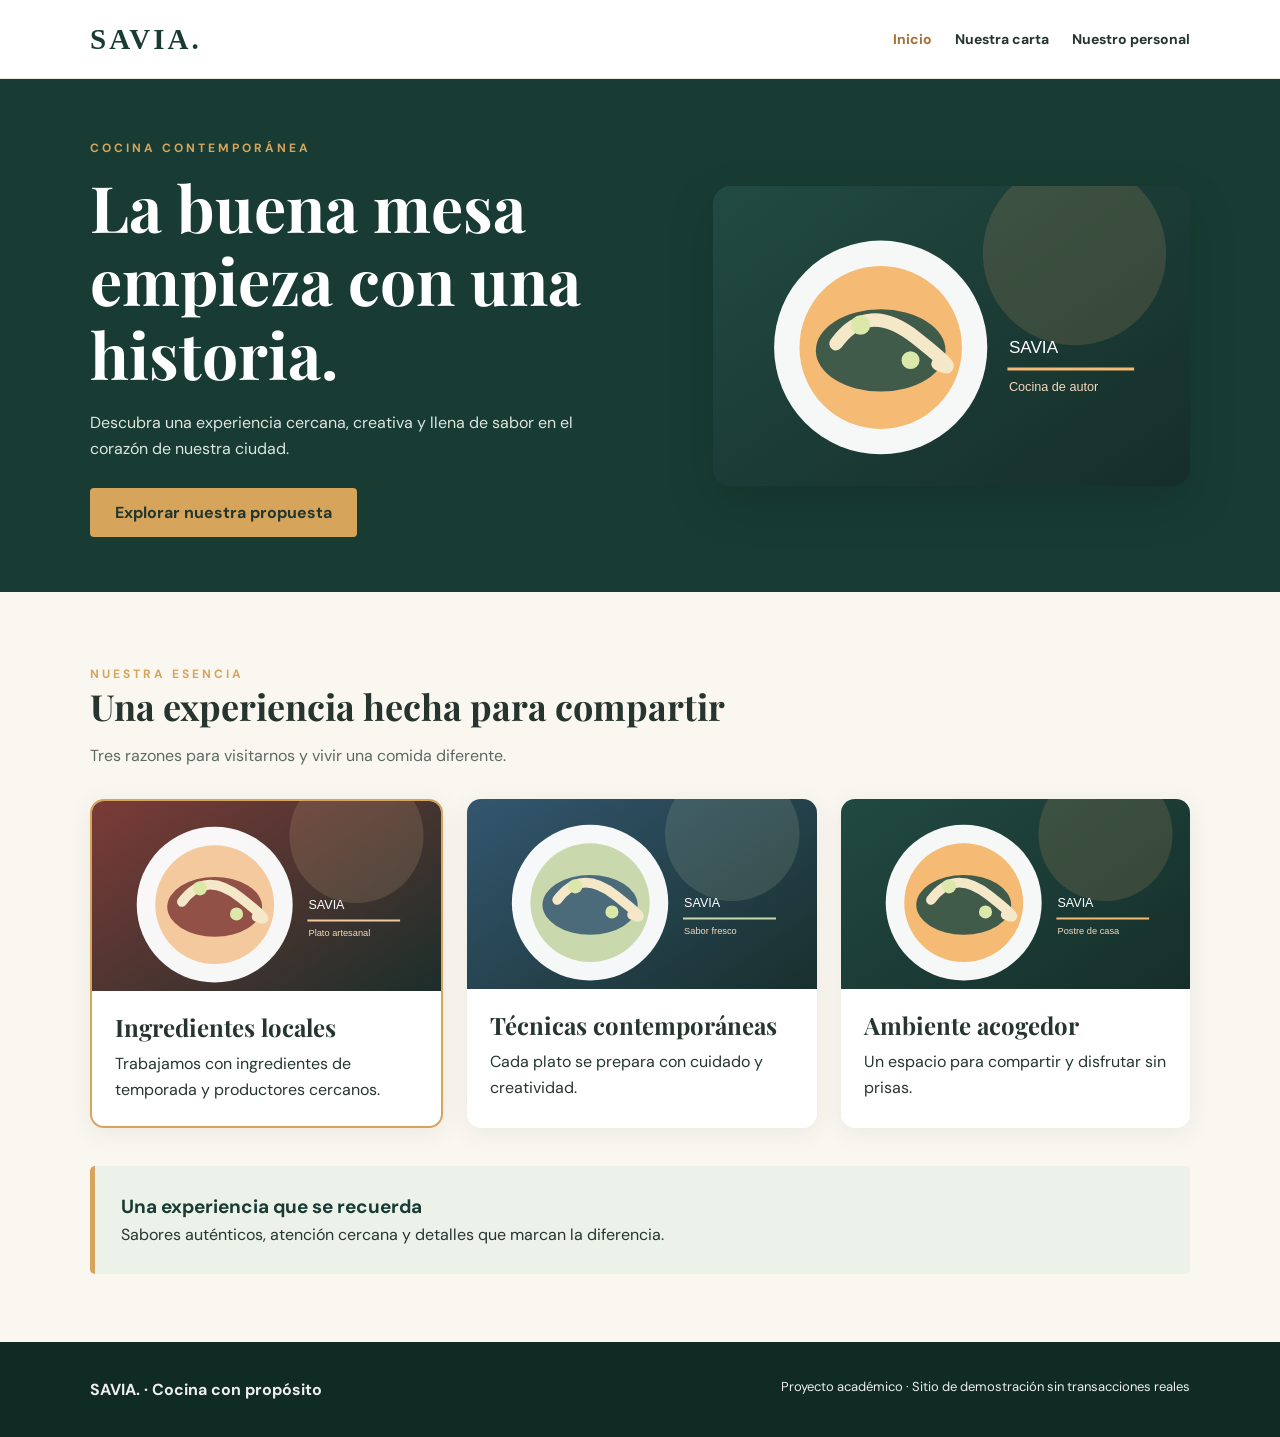
<file: index.html>
<!doctype html>
<html lang="es">
  <head>
    <meta charset="utf-8" />
    <meta content="width=device-width, initial-scale=1.0" name="viewport" />
    <title>SAVIA | Inicio</title>
    <link href="css/styles.css" rel="stylesheet" />
  </head>
  <body>
    <header class="site-header">
      <div class="container nav-inner">
        <a class="logo" href="index.html"> SAVIA. </a>
        <nav aria-label="Navegaci&oacute;n principal" class="nav-links">
          <a aria-current="page" href="index.html"> Inicio </a>
          <a class="nav-contact" href="pages/menu.html"> Nuestra carta </a>
          <a class="nav-contact" href="pages/equipo.html"> Nuestro personal </a>
        </nav>
      </div>
    </header>

    <main>
      <section class="hero">
        <div class="container hero-grid">
          <div>
            <span class="eyebrow"> Cocina contempor&aacute;nea </span>
            <h1>La buena mesa empieza con una historia.</h1>
            <p>
              Descubra una experiencia cercana, creativa y llena de sabor en el
              coraz&oacute;n de nuestra ciudad.
            </p>
            <a class="btn" href="pages/menu.html" id="hero-action">
              Explorar nuestra propuesta
            </a>
          </div>
          <img
            alt="Ilustraci&oacute;n de gastronom&iacute;a Savia"
            src="images/hero.svg"
          />
        </div>
      </section>
      <section class="section container">
        <div class="section-heading">
          <span class="eyebrow"> Nuestra esencia </span>
          <h2>Una experiencia hecha para compartir</h2>
          <p class="muted">
            Tres razones para visitarnos y vivir una comida diferente.
          </p>
        </div>
        <div class="feature-layout">
          <article class="tile card-highlight">
            <img
              alt="Presentaci&oacute;n gastron&oacute;mica 1"
              src="images/plato-1.svg"
            />
            <div class="tile-copy">
              <h3>Ingredientes locales</h3>
              <p>
                Trabajamos con ingredientes de temporada y productores cercanos.
              </p>
            </div>
          </article>
          <article class="tile">
            <img
              alt="Presentaci&oacute;n gastron&oacute;mica 2"
              src="images/plato-2.svg"
            />
            <div class="tile-copy">
              <h3>T&eacute;cnicas contempor&aacute;neas</h3>
              <p>Cada plato se prepara con cuidado y creatividad.</p>
            </div>
          </article>
          <article class="tile">
            <img
              alt="Presentaci&oacute;n gastron&oacute;mica 3"
              src="images/plato-3.svg"
            />
            <div class="tile-copy">
              <h3>Ambiente acogedor</h3>
              <p>Un espacio para compartir y disfrutar sin prisas.</p>
            </div>
          </article>
        </div>
        <div class="statement">
          <p class="statement-title" id="statement-title">
            Una experiencia que se recuerda
          </p>
          <p>
            Sabores aut&eacute;nticos, atenci&oacute;n cercana y detalles que
            marcan la diferencia.
          </p>
        </div>
      </section>
    </main>
    <footer class="site-footer">
      <div class="container footer-inner">
        <strong> SAVIA. &middot; Cocina con prop&oacute;sito </strong>
        <p>
          Proyecto acad&eacute;mico &middot; Sitio de demostraci&oacute;n sin
          transacciones reales
        </p>
      </div>
    </footer>
  </body>
</html>
</file>
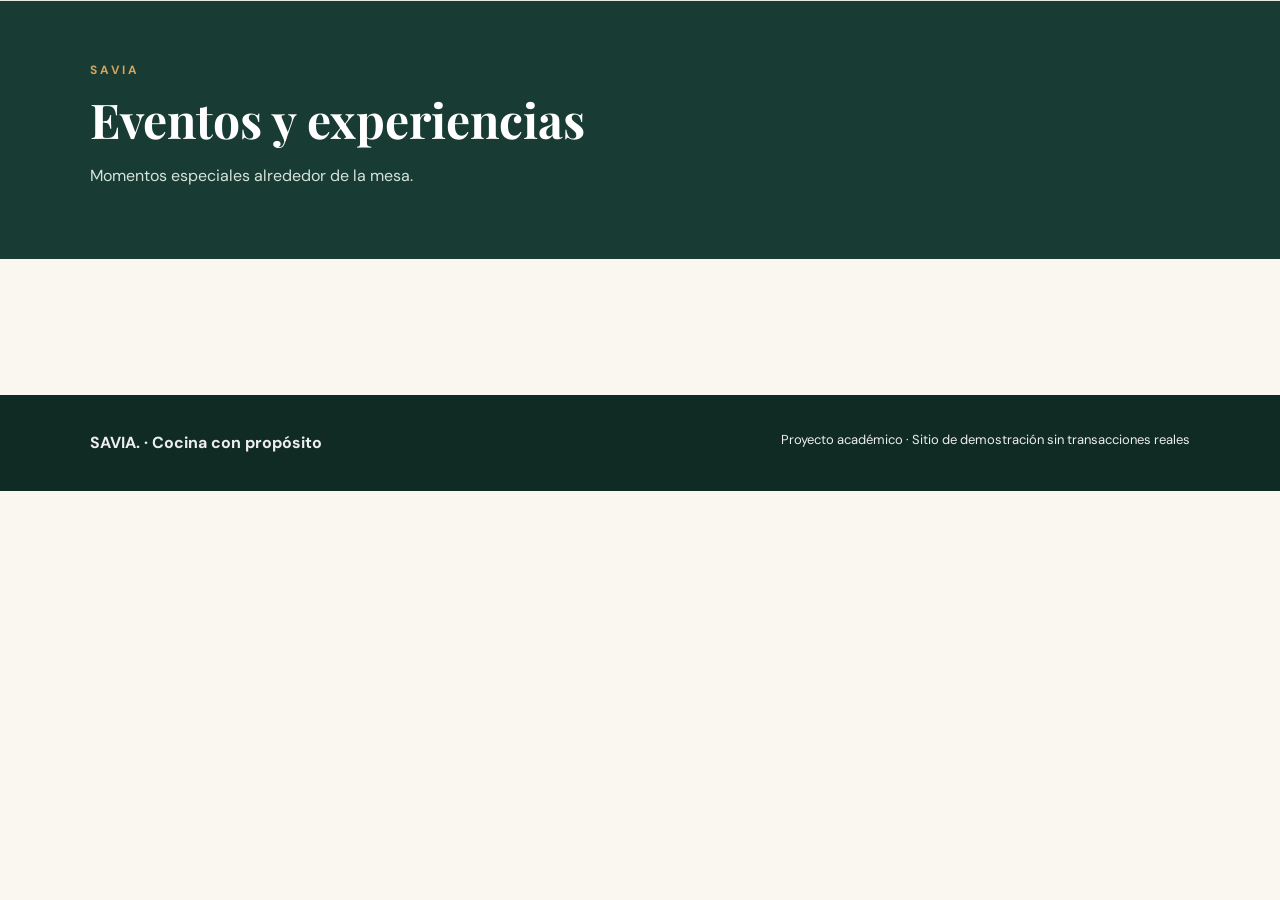
<file: pages/eventos.html>
<!doctype html>
<html lang="es">
  <head>
    <meta charset="utf-8" />
    <meta content="width=device-width, initial-scale=1.0" name="viewport" />
    <title>SAVIA | Eventos y experiencias</title>
    <link href="../css/styles.css" rel="stylesheet" />
  </head>
  <body>
    <header class="site-header">
      <!-- Espacio de trabajo: está pendiente de implementación. -->
    </header>

    <section class="page-hero">
      <div class="container">
        <span class="eyebrow"> SAVIA </span>
        <h1>Eventos y experiencias</h1>
        <p>Momentos especiales alrededor de la mesa.</p>
      </div>
    </section>
    <main class="section container">
      <!-- Espacio de trabajo: esta página está pendiente de implementación. -->
    </main>
    <footer class="site-footer">
      <div class="container footer-inner">
        <strong> SAVIA. &middot; Cocina con prop&oacute;sito </strong>
        <p>
          Proyecto acad&eacute;mico &middot; Sitio de demostraci&oacute;n sin
          transacciones reales
        </p>
      </div>
    </footer>
  </body>
</html>
</file>
<file: css/styles.css>
@import url("https://fonts.googleapis.com/css2?family=DM+Sans:wght@400;500;600;700&family=Playfair+Display:wght@600;700&display=swap");
:root {
  --forest: #183c33;
  --cream: #faf7f0;
  --gold: #d7a45b;
  --ink: #27352f;
  --mute: #5f6963;
}
* {
  box-sizing: border-box;
}
body {
  margin: 0;
  background: var(--cream);
  color: var(--ink);
  font-family: "DM Sans", Arial, sans-serif;
  line-height: 1.6;
}
h1,
h2,
h3 {
  font-family: "Playfair Display", Georgia, serif;
  line-height: 1.15;
}
a {
  color: inherit;
  text-decoration: none;
}
.html {
  scroll-behavior: smooth;
}
img {
  display: block;
  max-width: 100%;
}
.container {
  width: min(1100px, calc(100% - 40px));
  margin-inline: auto;
}
.site-header {
  background: #fff;
  border-bottom: 1px solid #e8e7df;
}
.nav-inner{
  display: flex;
  align-items: center;
  justify-content: space-between;
  gap: 24px;
  min-height: 78px;
}
.logo {
  font-family: Georgia, serif;
  font-size: 29px;
  font-weight: bold;
  letter-spacing: 3px;
  color: var(--forest);
}
.nav-links {
  display: flex;
  align-items: center;
  gap: 23px;
  flex-wrap: wrap;
}
.nav-links a {
  font-size: 14px;
  font-weight: 700;
}
.nav-links a:hover,
.nav-links a[aria-current="page"] {
  color: #a17034;
}
.hero {
  background: var(--forest);
  color: white;
}
.hero-grid {
  display: grid;
  grid-template-columns: 1.1fr 0.9fr;
  gap: 40px;
  align-items: center;
  min-height: 440px;
  padding-block: 55px;
}
.hero h1 {
  font-size: clamp(36px, 5vw, 65px);
  margin: 10px 0 20px;
}
.hero p {
  max-width: 540px;
  color: #dce6df;
}
.hero img {
  width: 100%;
  border-radius: 18px;
  box-shadow: 0 18px 45px #071f183d;
}
.eyebrow {
  text-transform: uppercase;
  letter-spacing: 3px;
  font-size: 12px;
  font-weight: 700;
  color: var(--gold);
}
.btn {
  display: inline-block;
  background: var(--gold);
  color: #21372d;
  padding: 12px 25px;
  border-radius: 4px;
  font-weight: 700;
  margin-top: 10px;
}
.btn:hover {
  filter: brightness(0.93);
}
.section {
  padding-block: 68px;
}
.section h2 {
  font-size: 36px;
  margin: 0 0 15px;
}
.muted {
  color: var(--mute);
}
.feature-layout {
  display: flex;
  flex-direction: row;
  gap: 24px;
  margin-top: 30px;
}
.tile {
  background: white;
  border-radius: 14px;
  overflow: hidden;
  box-shadow: 0 5px 25px #173b2d13;
  flex: 1;
}
.tile img {
  height: 190px;
  width: 100%;
  object-fit: cover;
}
.tile-copy {
  padding: 23px;
}
.tile h3 {
  font-size: 24px;
  margin: 0 0 10px;
}
.tile p {
  margin: 0;
}
.statement {
  background: #ecf1e9;
  padding: 26px;
  border-left: 5px solid var(--gold);
  border-radius: 5px;
  margin-top: 38px;
}
.statement p {
  margin: 0;
}
.statement-title {
  font-size: 19px;
  font-weight: 700;
  color: var(--forest);
}
.section-heading {
  max-width: 690px;
}
.site-footer {
  background: #102b24;
  color: #eee;
  padding: 35px 0;
}
.footer-inner {
  display: flex;
  justify-content: space-between;
  gap: 20px;
  flex-wrap: wrap;
}
.footer-inner p {
  margin: 0;
  font-size: 13px;
}
.page-hero {
  background: var(--forest);
  color: white;
  padding: 55px 0;
}
.page-hero h1 {
  font-size: 48px;
  margin: 10px 0;
}
.page-hero p {
  max-width: 650px;
  color: #d5e4db;
}
.page-grid {
  display: grid;
  grid-template-columns: repeat(3, minmax(0, 1fr));
  gap: 24px;
  margin-top: 28px;
}
.page-grid .tile img {
  height: 185px;
}
.cta {
  padding: 22px;
  margin-top: 30px;
  background: #edf1ea;
  border-radius: 10px;
  font-weight: 600;
}
@media (max-width: 480px) {
  .nav-inner {
    align-items: flex-start;
    flex-direction: column;
    padding-block: 18px;
  }
  .nav-links {
    gap: 12px;
  }
  .hero-grid {
    grid-template-columns: 1fr;
  }
  .feature-layout {
    display: flex;
    flex-direction: column;
  }
  .page-grid {
    display: grid;
    grid-template-columns: 1fr;
  }
  .hero h1 {
    font-size: 39px;
  }
  .page-hero h1 {
    font-size: 37px;
  }
}
.card-highlight {
  border: 2px solid #d7a45b;
}
#hero-action {
  background: var(--gold);
}
@media (max-width: 760px) {
  .nav-inner {
    flex-direction: column;
  }
  .nav-links {
    flex-wrap: nowrap;
  }
}

/* APARTIR DE AQUI ESTILO DE LA PAGINA DEL MENU */
.precio{
  font-weight: bold;
  font-family: sans-serif 'Times New Roman', Times, serif;
  color: var(--forest);
}
.introEntradas {
  display: flex;
  gap: 25px;
  margin-bottom: 40px;
}
.introPlatoFuerte {
  display: flex;
  gap: 25px;
  margin-bottom: 40px;
}
.introPostres {
  display: flex;
  gap: 25px;
  margin-bottom: 40px;
}
img {
  width: 100%;
  height: 300px;
  object-fit: cover;
}
.entradas, .platoFuertes, .postres {
  flex: 1;
  background-color: white;
  padding: 10px;
  border: 1px solid var(--forest);
}
.experienciaGastronomica {
  margin-top: 40px;
  background-color: var(--gold);
  padding: 20px;
}
#entrada,
#platoFuerte,
#postre {
  scroll-margin-top: 40px;
  scroll-margin-bottom: 0px;

}

@media (max-width: 600px) {
  .introEntradas, .introPlatoFuerte, .introPostres, .feature-layout, .experienciaGastronomica {
    flex-direction: column;
  }
  
  img {
    height: 400px;
    width: 400px;
    object-fit: contain;
    }
  .navMenu {
  display: flex;
  align-items: center;
  justify-content: space-between;
  flex-direction: column;
  gap: 24px;
  min-height: 76px;
}
}
</file>
